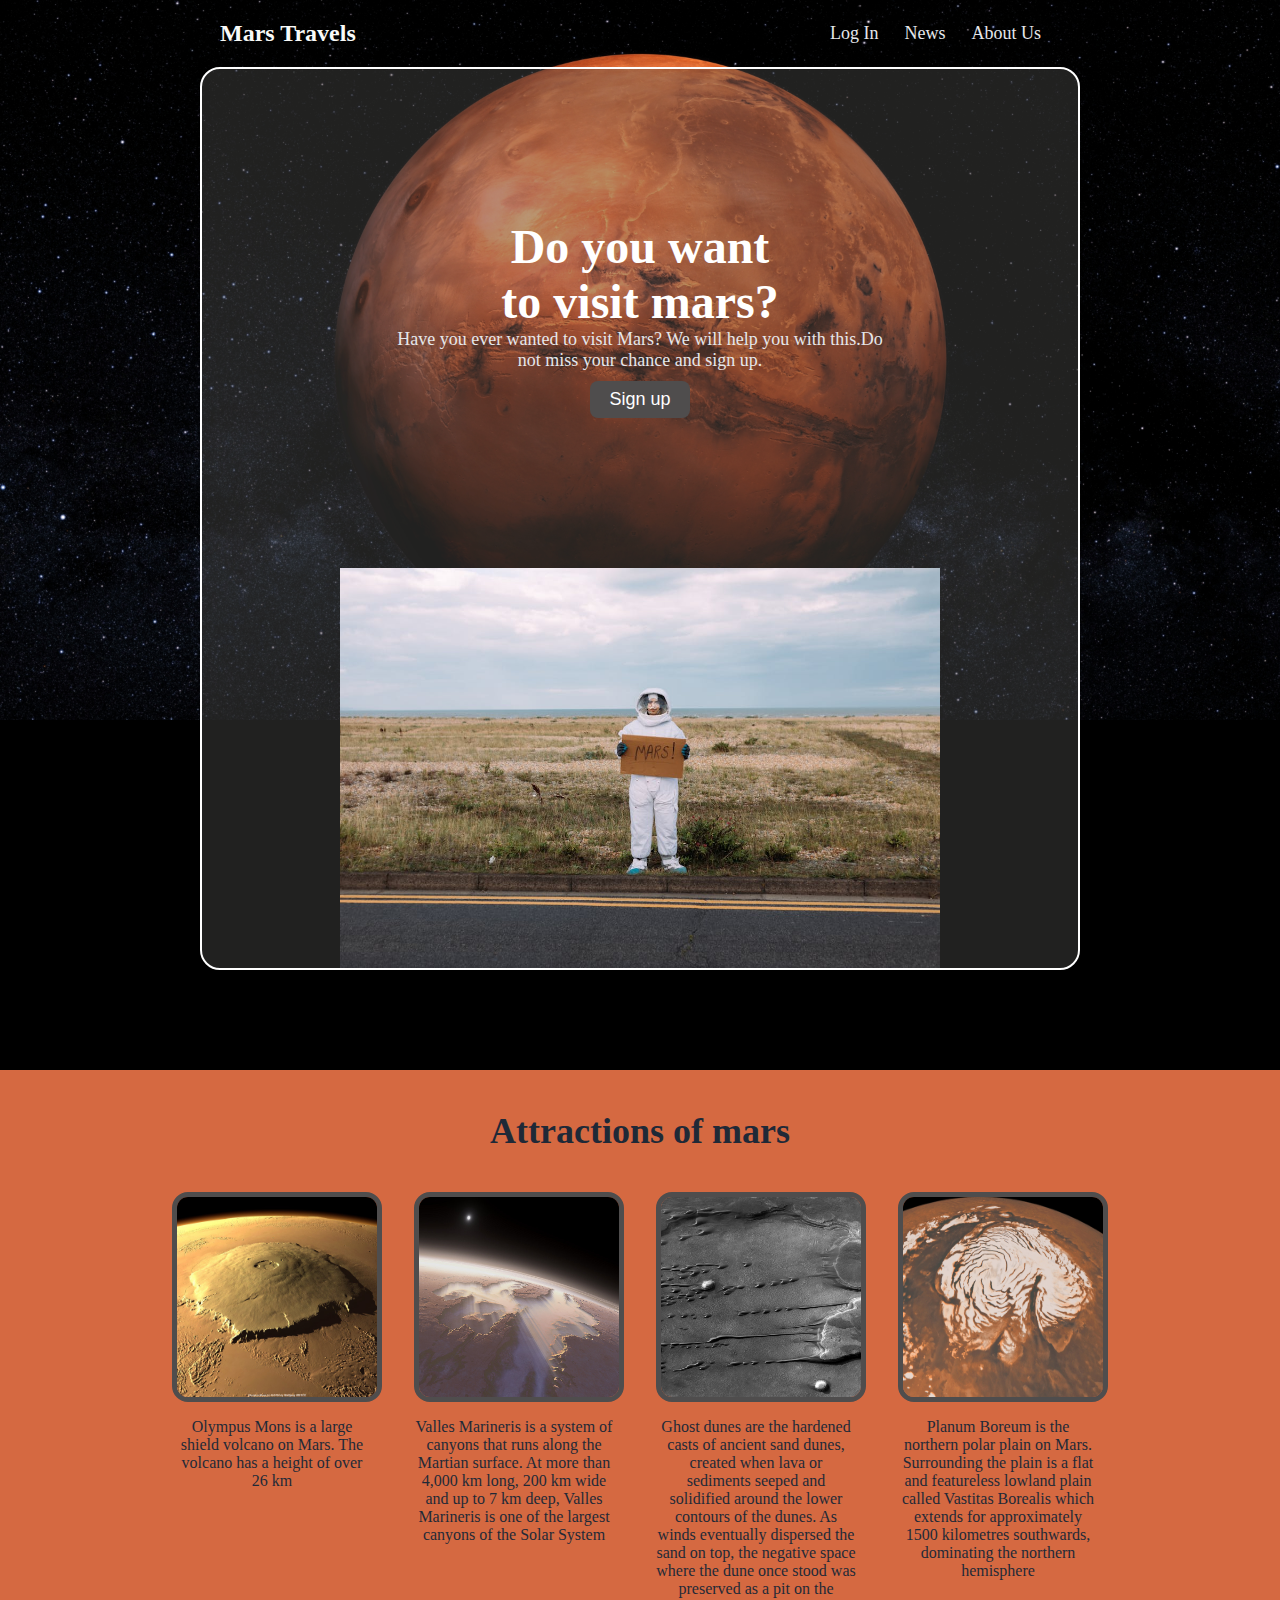
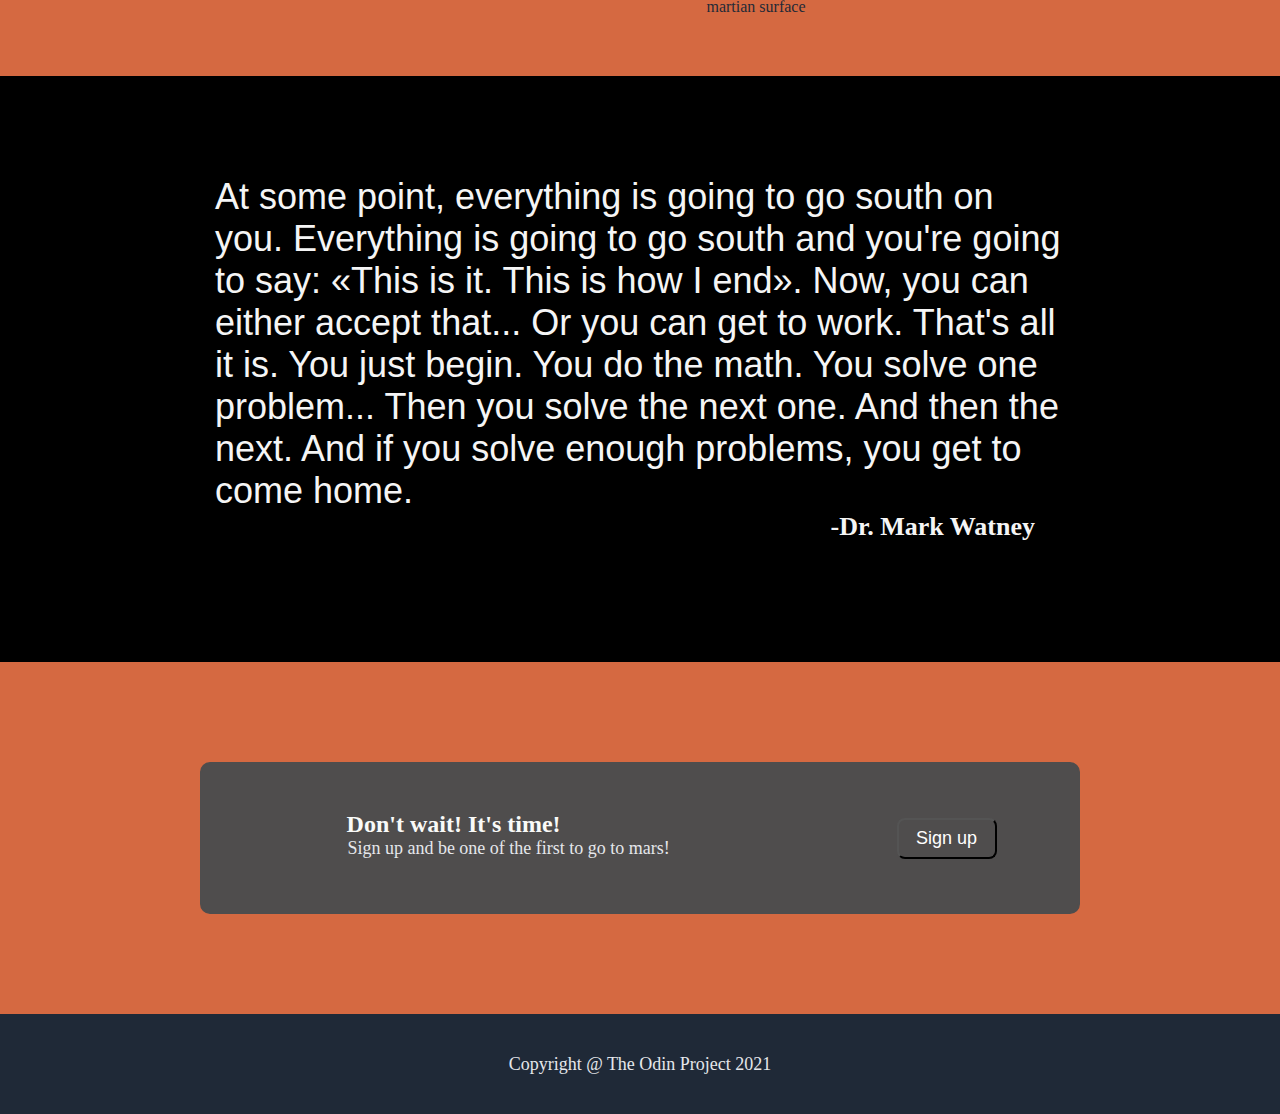
<file: index.html>
<!DOCTYPE html>
<html lang="en">
    <head>
        <meta charset="UTF-8">
        <title>Landing Page</title>
        <link rel="stylesheet" href="style.css">
    </head>
    <body>
        <div class="one">
            <div class="notmain"></div>
            <div class="main">
                <div class="header">
                    <div class="logo">Mars Travels</div>
                    <ul>
                        <li><a href="workinprogress.html">Log In</a></li>
                        <li><a href="workinprogress.html">News</a></li>
                        <li><a href="workinprogress.html">About Us</a></li>
                    </ul>
                </div>
                <div class="another">
                   <div class="gone">
                     <div class="name">Do you want to visit mars?</div>
                     <div class="text">Have you ever wanted to visit Mars? We will help you with this.Do not miss your chance and sign up.</div>
                     <button class="first">Sign up</button>   
                   </div>
                   <div class="picture">
                     <img src="img/pexels.jpeg" alt="space">
                   </div>
                </div>
            </div>
            <div class="notmainend"></div>
        </div>
        <div class="two">
            <div class="title">Attractions of mars</div>
            <div class="container">
                <div class="fog">
                    <img class="fo" src="img/olimp.jpg" alt="fog1">
                    <div class="texts">Olympus Mons is a large shield volcano on Mars. The volcano has a height of over 26 km</div>
                </div>
                <div class="fog">
                    <img class="fo" src="img/valley.jpg" alt="fog2">
                    <div class="texts">Valles Marineris is a system of canyons that runs along the Martian surface. At more than 4,000 km  long, 200 km  wide and up to 7 km  deep, Valles Marineris is one of the largest canyons of the Solar System</div>
                </div>
                <div class="fog">
                    <img class="fo" src="img/dunes2.jpg" alt="fog3">
                    <div class="texts">Ghost dunes are the hardened casts of ancient sand dunes, created when lava or sediments seeped and solidified around the lower contours of the dunes. As winds eventually dispersed the sand on top, the negative space where the dune once stood was preserved as a pit on the martian surface</div>
                </div>
                <div class="fog">
                    <img class="fo" src="img/Mars_north_pole.jpg" alt="fog4">
                    <div class="texts">Planum Boreum is the northern polar plain on Mars. Surrounding the plain is a flat and featureless lowland plain called Vastitas Borealis which extends for approximately 1500 kilometres southwards, dominating the northern hemisphere</div>
                </div>
            </div>
        </div>    
        <div class="three">
            <div class="empty"></div>
            <div class="hard">
                <div class="proxy">
                    <div class="quote">At some point, everything is going to go south on you. Everything is going 
                        to go south and you're going to say: «This is it. This is how I end». Now, you can either accept 
                        that... Or you can get to work. That's all it is. You just begin. You do the math. You solve 
                        one problem... Then you solve the next one. And then the next. And if you solve enough problems, 
                        you get to come home.
                    </div>
                </div>
                <div class="ps">-Dr. Mark Watney</div>
            </div>
            <div class="empty"></div>
        </div>
        <div class="four">
            <!--<div class="padding">-->
                <div class="button">
                    <div class="inside">
                        <div class="call">
                            <div class="h4">Don't wait! It's time!</div>
                        </div>
                        <div class="by">Sign up and be one of the first to go to mars!</div>
                    </div>
                    <div class="sign">
                        <button class="up">Sign up</button>
                    </div>
                </div>
           <!-- </div>-->
        </div>
        <div class="footer">
            <div class="copyright">Copyright @ The Odin Project 2021</div>
        </div>
    </body>
</html>
</file>
<file: style.css>
body{
    display: flex;
    flex-direction: column;
    padding: 0;
    margin: 0;
    background-color: black;
}
.one{
    flex-grow: 0;
    height: auto;
    display: flex;
    background: url(img/mars.jpg) no-repeat fixed;
    background-size: 100%;
    background-color: black;
}
.notmain{
    color: red;
    flex:0 1 auto;
    width: 200px;
}
.notmainend{
    width: 200px;
    flex:0 1 auto;
}
.main{
    flex:1 1 0;
    color:white;
    display: flex;
    flex-direction: column;
    justify-content: flex-start;
}
.header{
    display: flex;
}
ul{
    flex:1;
    display: flex;
    list-style: none;
    justify-content: flex-end;
    margin:0;
    padding-right: 26px;
}
li{
    margin-right: 0;
    align-items: center;
    display: flex;
}
a{
    color: white;
    text-decoration: none;
    align-items: center;
    padding: 0px 13px;
    font-size: 18px;
    color: #e5e7eb;
}
.logo{
    font-size: 24px;
    color: #f9faf8;
    flex:1;
    padding:20px;
    font-weight: bold;
}
.another{
    background: rgba(83, 82, 81, 0.4);
    border-radius: 20px;
    border: 2px solid white;
    display: flex;
    align-self: stretch;
    flex: 1 1 auto;
    margin-bottom: 100px;
    flex-wrap: wrap;
}
.gone{
    display: flex;
    flex-direction: column;
    margin: 150px 10px;
    flex:1;
    justify-content: center;
    align-items: center;
}
.picture{
    flex:1;
    display: flex;
    justify-content: center;
    align-items: center;
}
img{
    height: 400px;
    width: auto;
}
.name,
.text{
    text-align: center;
}
.name{
    font-size: 48px;
    font-weight: bolder;
    width: 300px;
}
.text{
    font-size: 18px;
    color: #e5e7eb;
    width: 500px;
}
.first{
    border: none;
    border-radius: 8px;
    background-color: rgb(79, 77, 77);
    padding: 8px 16px;
    margin-top:10px;
    margin-left: auto;
    margin-right: auto;
    width: 100px;
    align-self: flex-start;
    font-size: 18px;
    color:white;
}
.two{
    height: auto;
    flex-grow: 0;
    display: flex;
    flex-direction: column;
    background-color: rgb(213, 105, 65);
}
.title{
    font-size: 36px;
    font-weight: bold;
    color:#1f2937;
    text-align: center;
    padding:40px;
}
.container{
    padding-bottom: 60px;
    flex:1;
    display: flex;
    flex-wrap: wrap;
    justify-content: center;
    gap: 32px;
}
.fog{
    display: flex;
    flex-direction: column;
}
.fo{
    width: 200px;
    height: 200px;
    margin-bottom: 16px;
    border: 5px solid rgb(79, 77, 77);
    border-radius: 16px;
}
.texts{
    flex: 0 1 auto;
    color:#1f2937;
    width: 200px;
    text-align: center;
}
.three{
    background-color: black;
    height: auto;
    display: flex;
    flex-direction: row;
    background: url(img/mars.jpg) no-repeat fixed;
    background-size: 100%;
}
.hard{
    display: flex;
    flex:1;
    flex-direction: column;
}
.proxy{
    flex:1;
    display: flex;
    height: 350px;
    justify-content: flex-end;
    align-items: flex-end;
    padding-top: 100px;
}
.quote{
    width: 850px;
    font-size: 36px;
    font-family: 'Trebuchet MS', 'Lucida Sans Unicode', 'Lucida Grande', 'Lucida Sans', Arial, sans-serif;
    color: whitesmoke;
}
.ps{
    flex:0 1 150px;
    text-align: end;
    font-size: 26px;
    font-weight: bold;
    padding-right: 30px;
    color: whitesmoke;
    
}
.empty{
    width: 480px;
    flex:0 1 auto;

}
.four{
    height: auto;
    display: flex;
    background-color: rgb(213, 105, 65);
}
.button{
    border: 2px solid rgb(79, 77, 77);
    background-color: rgb(79, 77, 77);
    flex:1;
    margin: 100px 200px;
    border-radius: 10px;
    display: flex;
    padding-top: 50px;
    padding-bottom: 50px;
    flex-wrap: wrap;
}
.inside{
    flex:1 1 auto;
    display: flex;
    flex-direction: column;
}
.sign{
    width: 30%;
    display: flex;
    justify-content: center;
    align-items: center;
    flex:0 1 auto;
}
.up{
    border-radius: 8px;
    background-color: rgb(79, 77, 77);
    padding: 8px 16px;   
    width: 100px;
    flex:0 1 auto;
    font-size: 18px;
    color:white;
}
.call,
.by{
    flex:0 1 auto;
}
.call{
    font-size: 24px;
    color: #f9faf8;
    font-weight: bold;
    height: 50%;
    display: flex;
    flex-direction: column;
    align-items: center;
    justify-content: flex-end;
}
.h4{
    flex:0 1 0;
    margin-right: 110px;
}
.by{
    text-align: center;
    color:#e5e7eb;
    font-size: 18px;
    flex:1;
    margin-left: 0px;
}
.footer{
    display: flex;
    height: 100px;
    background-color: #1f2937;
    justify-content: center;
    align-items: center;
}
.copyright{
    color:#e5e7eb;
    font-size: 18px;
    flex:0 1 auto;
}
</file>
